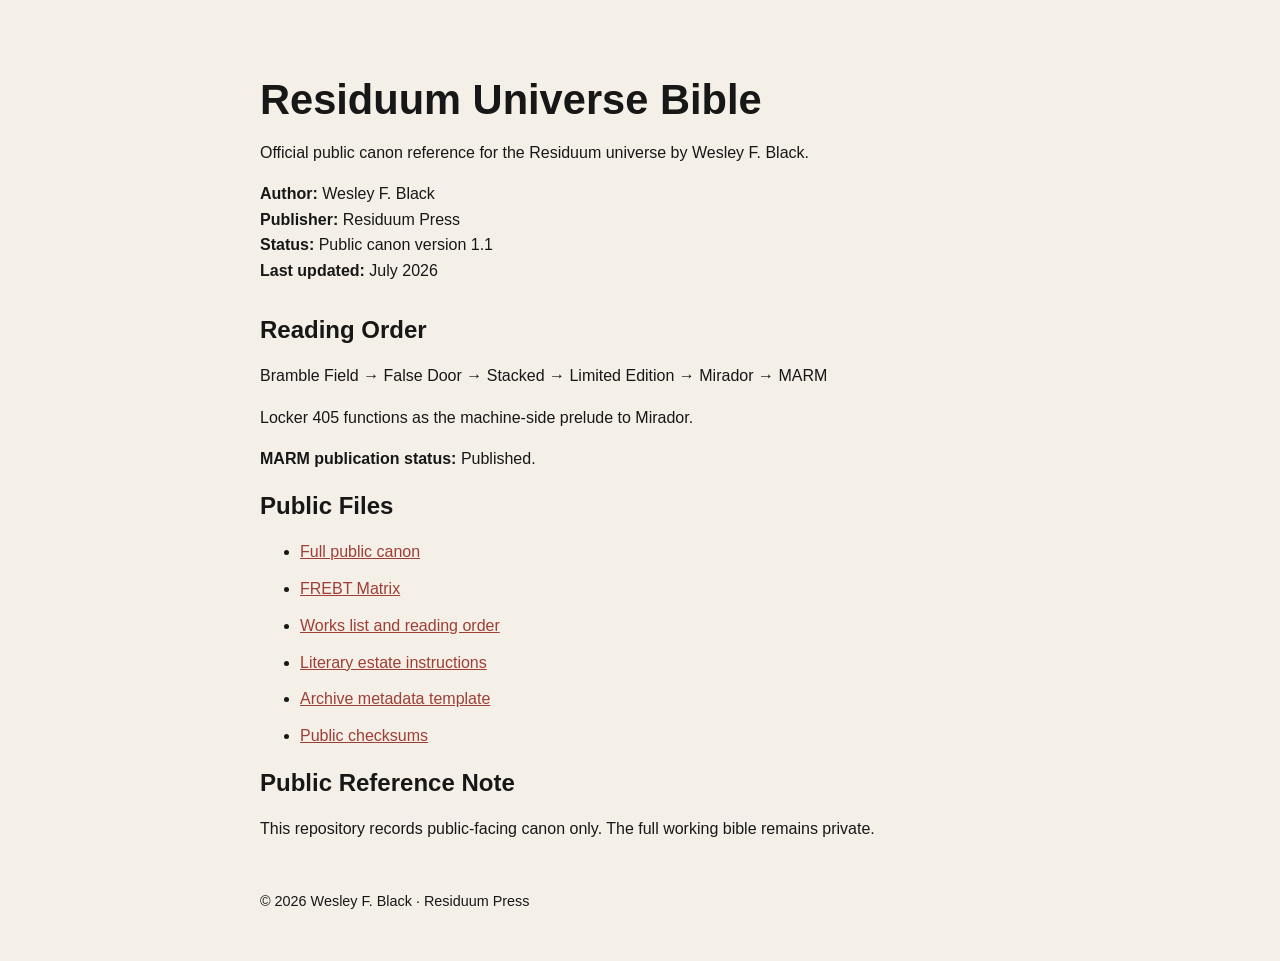
<file: index.html>
<!doctype html>
<html lang="en">
<head>
  <meta charset="utf-8">
  <meta name="viewport" content="width=device-width, initial-scale=1">
  <title>Residuum Universe Bible</title>
  <style>
    body {
      max-width: 760px;
      margin: 0 auto;
      padding: 48px 24px;
      font-family: Arial, sans-serif;
      line-height: 1.6;
      color: #171717;
      background: #f4f0e8;
    }
    h1, h2 { line-height: 1.15; }
    h1 { font-size: 2.6rem; margin-bottom: 0.3rem; }
    .meta { margin-bottom: 2rem; }
    a { color: #9f3e36; }
    li { margin-bottom: 0.7rem; }
    footer { margin-top: 3rem; font-size: 0.9rem; }
  </style>
</head>
<body>
  <header>
    <h1>Residuum Universe Bible</h1>
    <p>Official public canon reference for the Residuum universe by Wesley F. Black.</p>
  </header>

  <section class="meta">
    <strong>Author:</strong> Wesley F. Black<br>
    <strong>Publisher:</strong> Residuum Press<br>
    <strong>Status:</strong> Public canon version 1.1<br>
    <strong>Last updated:</strong> July 2026
  </section>

  <main>
    <h2>Reading Order</h2>
    <p>Bramble Field → False Door → Stacked → Limited Edition → Mirador → MARM</p>
    <p>Locker 405 functions as the machine-side prelude to Mirador.</p>
    <p><strong>MARM publication status:</strong> Published.</p>

    <h2>Public Files</h2>
    <ul>
      <li><a href="Residuum_Universe_Bible_Public_Canon_v1.md">Full public canon</a></li>
      <li><a href="FREBT_Matrix.md">FREBT Matrix</a></li>
      <li><a href="Works_List.md">Works list and reading order</a></li>
      <li><a href="READ_ME_FIRST_Literary_Estate_Instructions.txt">Literary estate instructions</a></li>
      <li><a href="ARCHIVE_METADATA_TEMPLATE.txt">Archive metadata template</a></li>
      <li><a href="SHA256SUMS_PUBLIC.txt">Public checksums</a></li>
    </ul>

    <h2>Public Reference Note</h2>
    <p>This repository records public-facing canon only. The full working bible remains private.</p>
  </main>

  <footer>
    © 2026 Wesley F. Black · Residuum Press
  </footer>
</body>
</html>
</file>
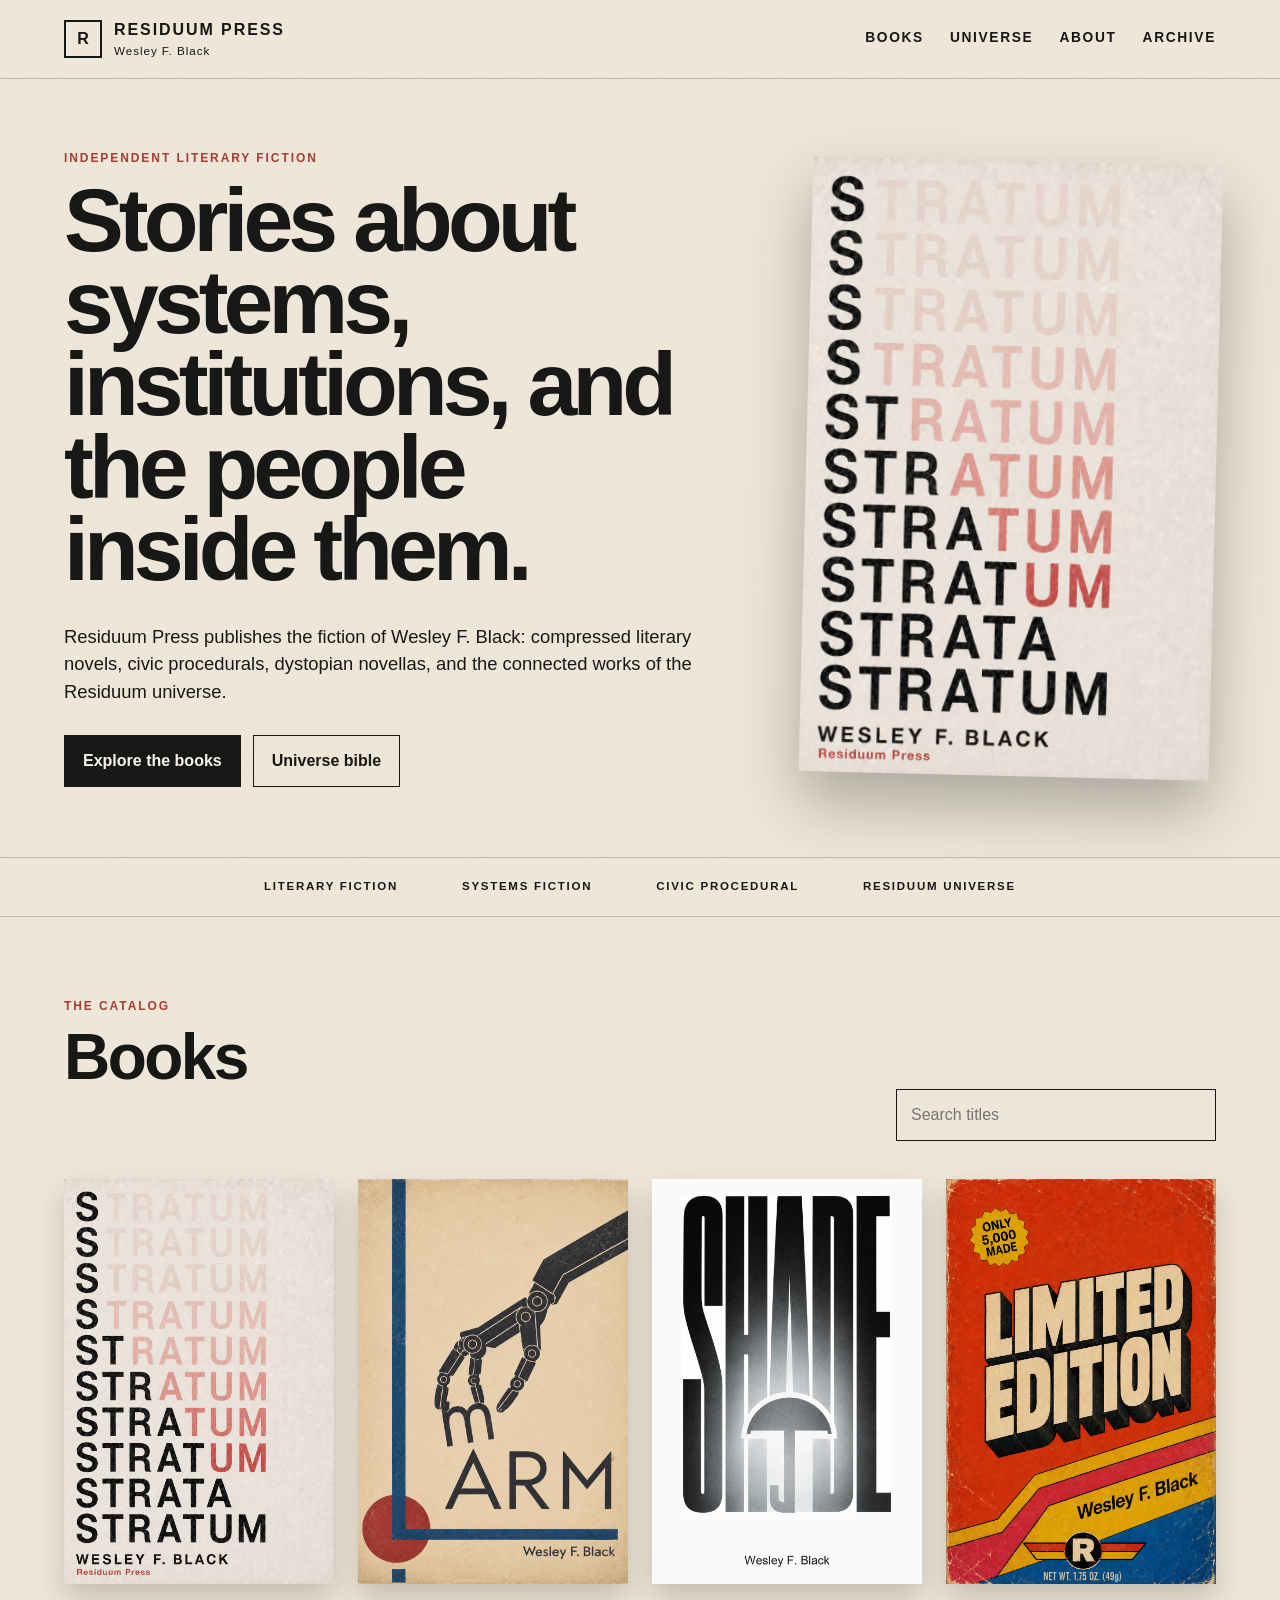
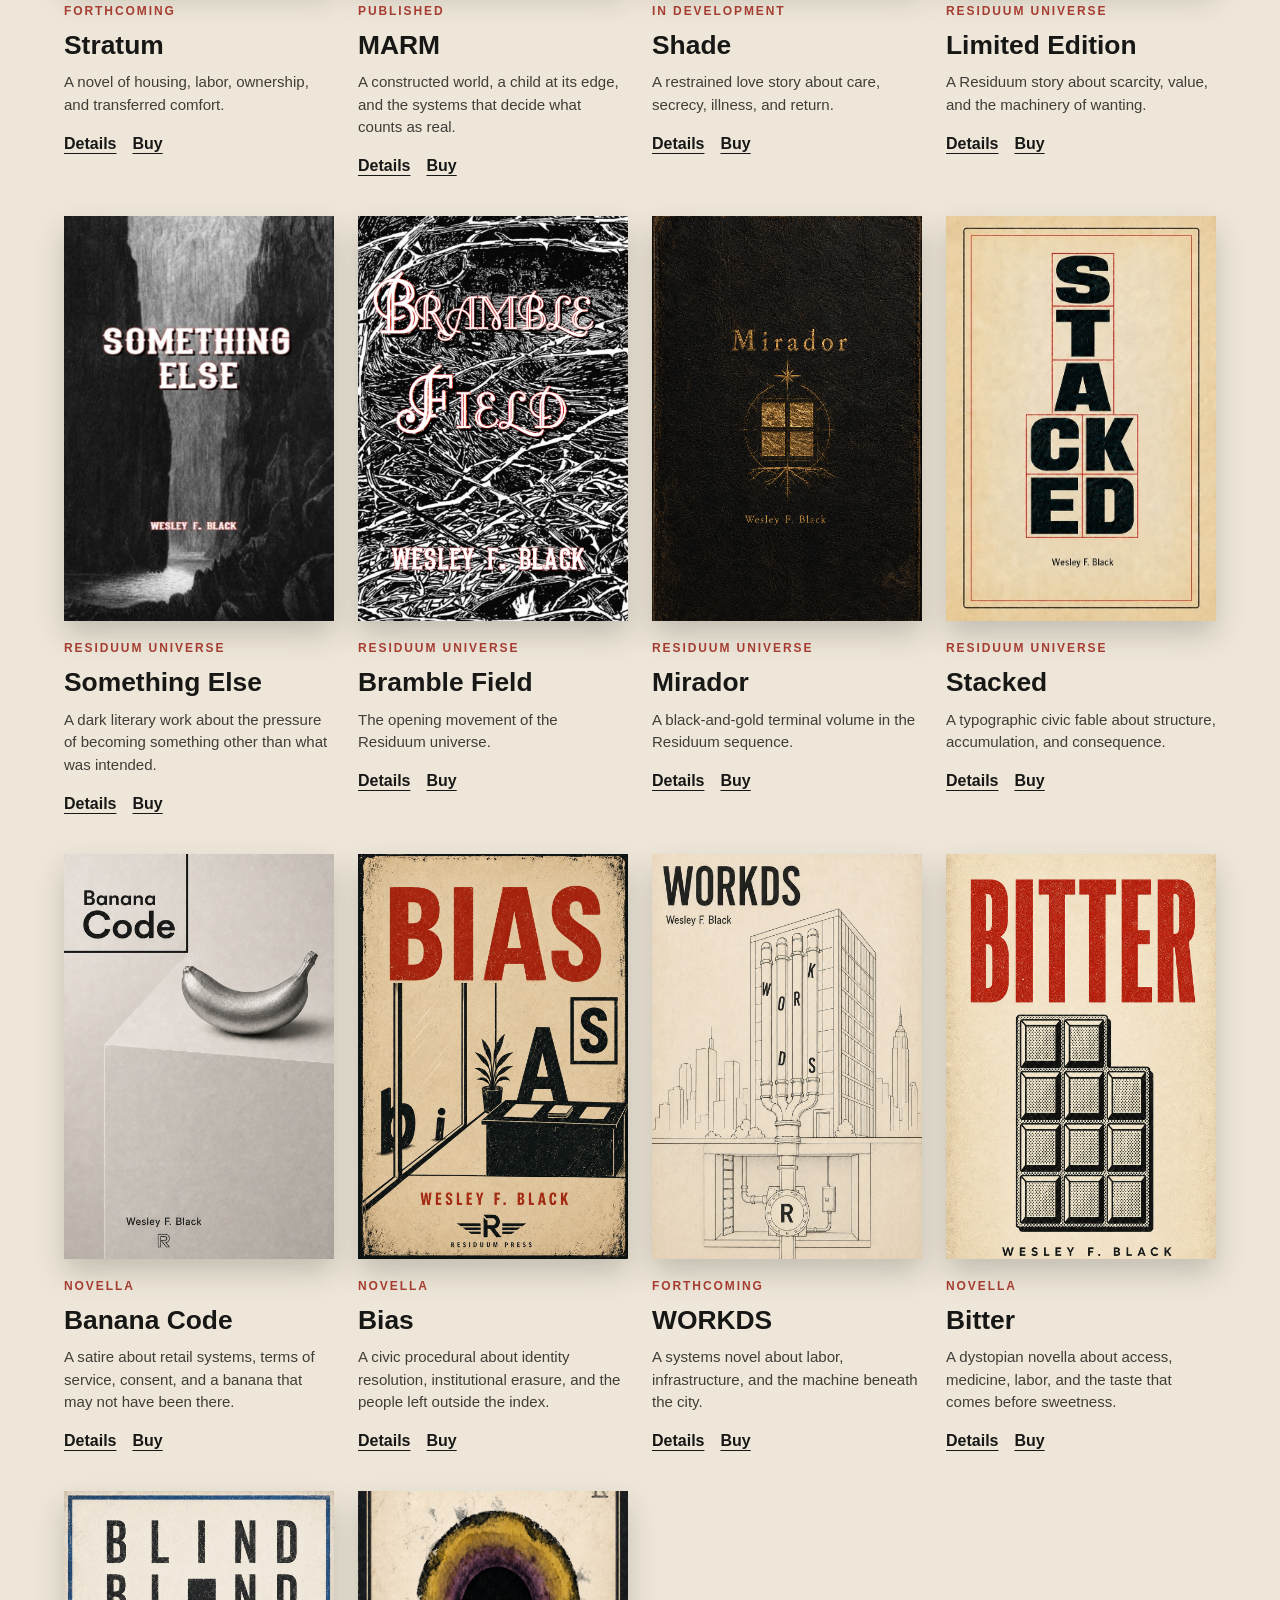
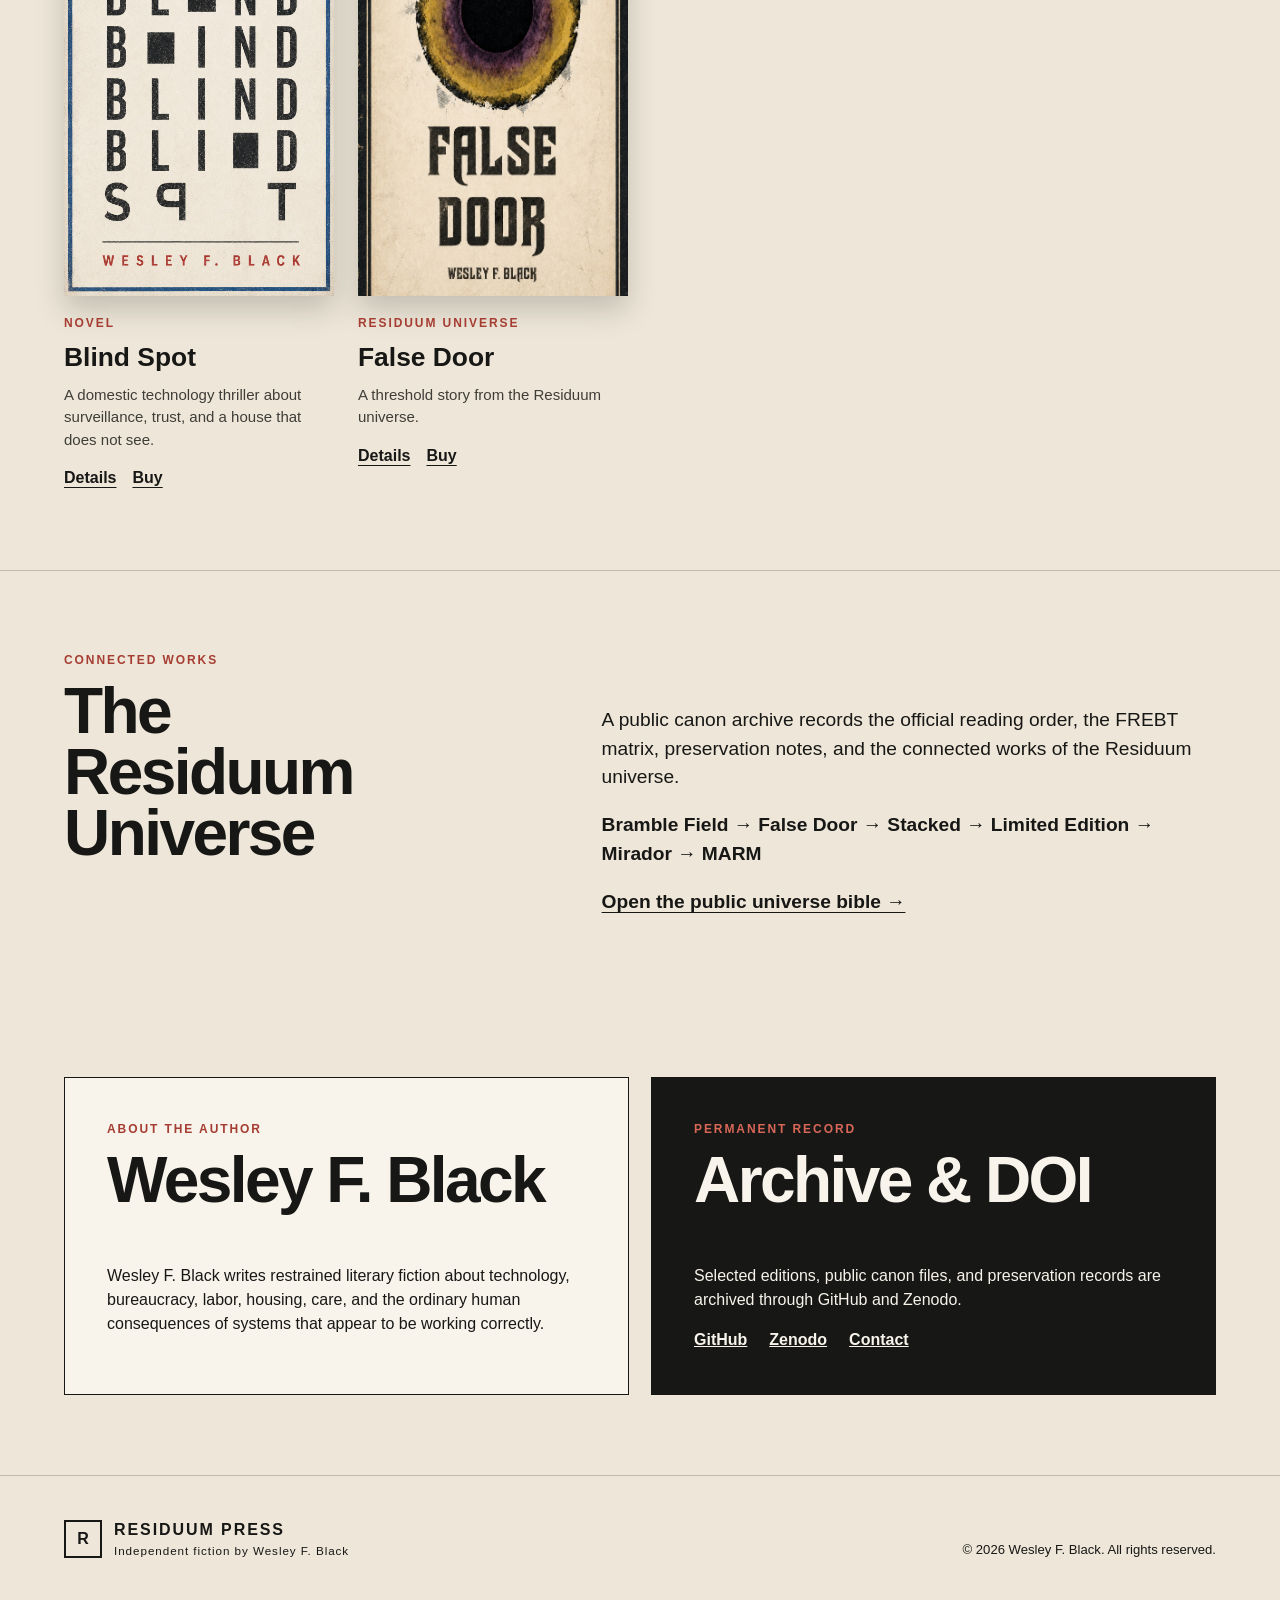
<file: residuum_press_website/index.html>
<!doctype html>
<html lang="en">
<head>
  <meta charset="utf-8">
  <meta name="viewport" content="width=device-width, initial-scale=1">
  <meta name="description" content="Residuum Press — fiction by Wesley F. Black.">
  <title>Residuum Press | Wesley F. Black</title>
  <link rel="stylesheet" href="styles.css">
</head>
<body>
  <header class="site-header">
    <a class="brand" href="#top" aria-label="Residuum Press home">
      <span class="brand-mark">R</span>
      <span><strong>Residuum Press</strong><small>Wesley F. Black</small></span>
    </a>
    <button class="menu-button" aria-expanded="false" aria-controls="site-nav">Menu</button>
    <nav id="site-nav">
      <a href="#books">Books</a>
      <a href="#universe">Universe</a>
      <a href="#about">About</a>
      <a href="#archive">Archive</a>
    </nav>
  </header>

  <main id="top">
    <section class="hero">
      <div class="hero-copy">
        <p class="kicker">Independent literary fiction</p>
        <h1>Stories about systems,<br>institutions, and the people inside them.</h1>
        <p class="hero-text">Residuum Press publishes the fiction of Wesley F. Black: compressed literary novels, civic procedurals, dystopian novellas, and the connected works of the Residuum universe.</p>
        <div class="hero-actions">
          <a class="button primary" href="#books">Explore the books</a>
          <a class="button secondary" href="https://wesleyfblack.github.io/residuum-universe-bible/">Universe bible</a>
        </div>
      </div>
      <div class="hero-cover">
        <img src="assets/covers/stratum.png" alt="Stratum by Wesley F. Black">
      </div>
    </section>

    <section class="section intro-strip">
      <p>Literary fiction</p><p>Systems fiction</p><p>Civic procedural</p><p>Residuum universe</p>
    </section>

    <section id="books" class="section books-section">
      <div class="section-heading">
        <div>
          <p class="kicker">The catalog</p>
          <h2>Books</h2>
        </div>
        <label class="search">
          <span class="sr-only">Search books</span>
          <input id="book-search" type="search" placeholder="Search titles">
        </label>
      </div>
      <div class="book-grid">
        
      <article class="book-card" data-title="stratum" data-label="forthcoming">
        <div class="cover-wrap">
          <img src="assets/covers/stratum.png" alt="Stratum by Wesley F. Black" loading="lazy">
        </div>
        <div class="book-copy">
          <p class="eyebrow">Forthcoming</p>
          <h3>Stratum</h3>
          <p>A novel of housing, labor, ownership, and transferred comfort.</p>
          <div class="book-links">
            <a href="#" aria-label="Read more about Stratum">Details</a>
            <a href="#" aria-label="Buy Stratum">Buy</a>
          </div>
        </div>
      </article>
    
      <article class="book-card" data-title="marm" data-label="published">
        <div class="cover-wrap">
          <img src="assets/covers/marm.png" alt="MARM by Wesley F. Black" loading="lazy">
        </div>
        <div class="book-copy">
          <p class="eyebrow">Published</p>
          <h3>MARM</h3>
          <p>A constructed world, a child at its edge, and the systems that decide what counts as real.</p>
          <div class="book-links">
            <a href="#" aria-label="Read more about MARM">Details</a>
            <a href="#" aria-label="Buy MARM">Buy</a>
          </div>
        </div>
      </article>
    
      <article class="book-card" data-title="shade" data-label="in development">
        <div class="cover-wrap">
          <img src="assets/covers/shade.jpg" alt="Shade by Wesley F. Black" loading="lazy">
        </div>
        <div class="book-copy">
          <p class="eyebrow">In development</p>
          <h3>Shade</h3>
          <p>A restrained love story about care, secrecy, illness, and return.</p>
          <div class="book-links">
            <a href="#" aria-label="Read more about Shade">Details</a>
            <a href="#" aria-label="Buy Shade">Buy</a>
          </div>
        </div>
      </article>
    
      <article class="book-card" data-title="limited edition" data-label="residuum universe">
        <div class="cover-wrap">
          <img src="assets/covers/limited-edition.jpg" alt="Limited Edition by Wesley F. Black" loading="lazy">
        </div>
        <div class="book-copy">
          <p class="eyebrow">Residuum Universe</p>
          <h3>Limited Edition</h3>
          <p>A Residuum story about scarcity, value, and the machinery of wanting.</p>
          <div class="book-links">
            <a href="#" aria-label="Read more about Limited Edition">Details</a>
            <a href="#" aria-label="Buy Limited Edition">Buy</a>
          </div>
        </div>
      </article>
    
      <article class="book-card" data-title="something else" data-label="residuum universe">
        <div class="cover-wrap">
          <img src="assets/covers/something-else.jpg" alt="Something Else by Wesley F. Black" loading="lazy">
        </div>
        <div class="book-copy">
          <p class="eyebrow">Residuum Universe</p>
          <h3>Something Else</h3>
          <p>A dark literary work about the pressure of becoming something other than what was intended.</p>
          <div class="book-links">
            <a href="#" aria-label="Read more about Something Else">Details</a>
            <a href="#" aria-label="Buy Something Else">Buy</a>
          </div>
        </div>
      </article>
    
      <article class="book-card" data-title="bramble field" data-label="residuum universe">
        <div class="cover-wrap">
          <img src="assets/covers/bramble-field.jpg" alt="Bramble Field by Wesley F. Black" loading="lazy">
        </div>
        <div class="book-copy">
          <p class="eyebrow">Residuum Universe</p>
          <h3>Bramble Field</h3>
          <p>The opening movement of the Residuum universe.</p>
          <div class="book-links">
            <a href="#" aria-label="Read more about Bramble Field">Details</a>
            <a href="#" aria-label="Buy Bramble Field">Buy</a>
          </div>
        </div>
      </article>
    
      <article class="book-card" data-title="mirador" data-label="residuum universe">
        <div class="cover-wrap">
          <img src="assets/covers/mirador.png" alt="Mirador by Wesley F. Black" loading="lazy">
        </div>
        <div class="book-copy">
          <p class="eyebrow">Residuum Universe</p>
          <h3>Mirador</h3>
          <p>A black-and-gold terminal volume in the Residuum sequence.</p>
          <div class="book-links">
            <a href="#" aria-label="Read more about Mirador">Details</a>
            <a href="#" aria-label="Buy Mirador">Buy</a>
          </div>
        </div>
      </article>
    
      <article class="book-card" data-title="stacked" data-label="residuum universe">
        <div class="cover-wrap">
          <img src="assets/covers/stacked.jpg" alt="Stacked by Wesley F. Black" loading="lazy">
        </div>
        <div class="book-copy">
          <p class="eyebrow">Residuum Universe</p>
          <h3>Stacked</h3>
          <p>A typographic civic fable about structure, accumulation, and consequence.</p>
          <div class="book-links">
            <a href="#" aria-label="Read more about Stacked">Details</a>
            <a href="#" aria-label="Buy Stacked">Buy</a>
          </div>
        </div>
      </article>
    
      <article class="book-card" data-title="banana code" data-label="novella">
        <div class="cover-wrap">
          <img src="assets/covers/banana-code.jpg" alt="Banana Code by Wesley F. Black" loading="lazy">
        </div>
        <div class="book-copy">
          <p class="eyebrow">Novella</p>
          <h3>Banana Code</h3>
          <p>A satire about retail systems, terms of service, consent, and a banana that may not have been there.</p>
          <div class="book-links">
            <a href="#" aria-label="Read more about Banana Code">Details</a>
            <a href="#" aria-label="Buy Banana Code">Buy</a>
          </div>
        </div>
      </article>
    
      <article class="book-card" data-title="bias" data-label="novella">
        <div class="cover-wrap">
          <img src="assets/covers/bias.png" alt="Bias by Wesley F. Black" loading="lazy">
        </div>
        <div class="book-copy">
          <p class="eyebrow">Novella</p>
          <h3>Bias</h3>
          <p>A civic procedural about identity resolution, institutional erasure, and the people left outside the index.</p>
          <div class="book-links">
            <a href="#" aria-label="Read more about Bias">Details</a>
            <a href="#" aria-label="Buy Bias">Buy</a>
          </div>
        </div>
      </article>
    
      <article class="book-card" data-title="workds" data-label="forthcoming">
        <div class="cover-wrap">
          <img src="assets/covers/workds.jpeg" alt="WORKDS by Wesley F. Black" loading="lazy">
        </div>
        <div class="book-copy">
          <p class="eyebrow">Forthcoming</p>
          <h3>WORKDS</h3>
          <p>A systems novel about labor, infrastructure, and the machine beneath the city.</p>
          <div class="book-links">
            <a href="#" aria-label="Read more about WORKDS">Details</a>
            <a href="#" aria-label="Buy WORKDS">Buy</a>
          </div>
        </div>
      </article>
    
      <article class="book-card" data-title="bitter" data-label="novella">
        <div class="cover-wrap">
          <img src="assets/covers/bitter.png" alt="Bitter by Wesley F. Black" loading="lazy">
        </div>
        <div class="book-copy">
          <p class="eyebrow">Novella</p>
          <h3>Bitter</h3>
          <p>A dystopian novella about access, medicine, labor, and the taste that comes before sweetness.</p>
          <div class="book-links">
            <a href="#" aria-label="Read more about Bitter">Details</a>
            <a href="#" aria-label="Buy Bitter">Buy</a>
          </div>
        </div>
      </article>
    
      <article class="book-card" data-title="blind spot" data-label="novel">
        <div class="cover-wrap">
          <img src="assets/covers/blind-spot.jpeg" alt="Blind Spot by Wesley F. Black" loading="lazy">
        </div>
        <div class="book-copy">
          <p class="eyebrow">Novel</p>
          <h3>Blind Spot</h3>
          <p>A domestic technology thriller about surveillance, trust, and a house that does not see.</p>
          <div class="book-links">
            <a href="#" aria-label="Read more about Blind Spot">Details</a>
            <a href="#" aria-label="Buy Blind Spot">Buy</a>
          </div>
        </div>
      </article>
    
      <article class="book-card" data-title="false door" data-label="residuum universe">
        <div class="cover-wrap">
          <img src="assets/covers/false-door.jpg" alt="False Door by Wesley F. Black" loading="lazy">
        </div>
        <div class="book-copy">
          <p class="eyebrow">Residuum Universe</p>
          <h3>False Door</h3>
          <p>A threshold story from the Residuum universe.</p>
          <div class="book-links">
            <a href="#" aria-label="Read more about False Door">Details</a>
            <a href="#" aria-label="Buy False Door">Buy</a>
          </div>
        </div>
      </article>
    
      </div>
    </section>

    <section id="universe" class="section universe">
      <div>
        <p class="kicker">Connected works</p>
        <h2>The Residuum Universe</h2>
      </div>
      <div class="universe-copy">
        <p>A public canon archive records the official reading order, the FREBT matrix, preservation notes, and the connected works of the Residuum universe.</p>
        <p class="reading-order">Bramble Field → False Door → Stacked → Limited Edition → Mirador → MARM</p>
        <a class="text-link" href="https://wesleyfblack.github.io/residuum-universe-bible/">Open the public universe bible →</a>
      </div>
    </section>

    <section id="about" class="section about">
      <div class="about-card">
        <p class="kicker">About the author</p>
        <h2>Wesley F. Black</h2>
        <p>Wesley F. Black writes restrained literary fiction about technology, bureaucracy, labor, housing, care, and the ordinary human consequences of systems that appear to be working correctly.</p>
      </div>
      <div id="archive" class="about-card dark">
        <p class="kicker">Permanent record</p>
        <h2>Archive & DOI</h2>
        <p>Selected editions, public canon files, and preservation records are archived through GitHub and Zenodo.</p>
        <div class="stacked-links">
          <a href="https://github.com/WesleyFBlack">GitHub</a>
          <a href="#">Zenodo</a>
          <a href="mailto:contact@example.com">Contact</a>
        </div>
      </div>
    </section>
  </main>

  <footer>
    <div class="brand footer-brand">
      <span class="brand-mark">R</span>
      <span><strong>Residuum Press</strong><small>Independent fiction by Wesley F. Black</small></span>
    </div>
    <p>© 2026 Wesley F. Black. All rights reserved.</p>
  </footer>

  <script src="script.js"></script>
</body>
</html>
</file>
<file: residuum_press_website/styles.css>
:root{
  --paper:#eee7d9;
  --paper-2:#f8f4eb;
  --ink:#171716;
  --red:#a63d32;
  --blue:#264e69;
  --line:rgba(23,23,22,.22);
  --max:1320px;
}
*{box-sizing:border-box}
html{scroll-behavior:smooth}
body{margin:0;background:var(--paper);color:var(--ink);font-family:Arial,Helvetica,sans-serif;line-height:1.5}
body:before{content:"";position:fixed;inset:0;pointer-events:none;opacity:.13;background-image:url("data:image/svg+xml,%3Csvg xmlns='http://www.w3.org/2000/svg' width='120' height='120' viewBox='0 0 120 120'%3E%3Cfilter id='n'%3E%3CfeTurbulence type='fractalNoise' baseFrequency='.72' numOctaves='2' stitchTiles='stitch'/%3E%3C/filter%3E%3Crect width='100%25' height='100%25' filter='url(%23n)' opacity='.14'/%3E%3C/svg%3E")}
a{color:inherit}
img{display:block;max-width:100%}
.site-header{position:sticky;top:0;z-index:20;display:flex;align-items:center;justify-content:space-between;padding:18px clamp(22px,5vw,72px);background:rgba(238,231,217,.94);backdrop-filter:blur(14px);border-bottom:1px solid var(--line)}
.brand{display:flex;align-items:center;gap:12px;text-decoration:none}
.brand-mark{display:grid;place-items:center;width:38px;height:38px;border:2px solid var(--ink);font-weight:900}
.brand strong,.brand small{display:block}.brand strong{text-transform:uppercase;letter-spacing:.12em}.brand small{font-size:.73rem;letter-spacing:.08em}
nav{display:flex;gap:26px}nav a{text-decoration:none;font-size:.86rem;font-weight:700;text-transform:uppercase;letter-spacing:.12em}
.menu-button{display:none;background:none;border:1px solid var(--ink);padding:8px 12px}
.hero{max-width:var(--max);margin:auto;min-height:84vh;padding:70px clamp(22px,5vw,72px);display:grid;grid-template-columns:1.08fr .72fr;gap:8vw;align-items:center}
.kicker,.eyebrow{text-transform:uppercase;letter-spacing:.16em;font-size:.75rem;font-weight:800;color:var(--red)}
h1,h2,h3,p{margin-top:0}
h1{font-size:clamp(3rem,7vw,7rem);line-height:.92;letter-spacing:-.055em;margin-bottom:32px;max-width:950px}
h2{font-size:clamp(2.5rem,5vw,5rem);line-height:.95;letter-spacing:-.04em}
h3{font-size:1.65rem;line-height:1.05;margin-bottom:12px}
.hero-text{font-size:1.15rem;max-width:720px}
.hero-actions{display:flex;gap:12px;flex-wrap:wrap;margin-top:30px}
.button{display:inline-block;padding:13px 18px;border:1px solid var(--ink);text-decoration:none;font-weight:800}
.button.primary{background:var(--ink);color:var(--paper-2)}.button.secondary:hover{background:var(--ink);color:white}
.hero-cover{max-width:410px;justify-self:end;transform:rotate(1.4deg);box-shadow:0 30px 60px rgba(0,0,0,.28)}
.section{max-width:var(--max);margin:auto;padding:80px clamp(22px,5vw,72px)}
.intro-strip{max-width:none;border-top:1px solid var(--line);border-bottom:1px solid var(--line);display:flex;justify-content:center;gap:5vw;padding-block:20px;overflow:auto}
.intro-strip p{margin:0;white-space:nowrap;text-transform:uppercase;font-size:.72rem;font-weight:800;letter-spacing:.15em}
.section-heading{display:flex;align-items:end;justify-content:space-between;gap:30px;margin-bottom:38px}
.search input{width:min(320px,60vw);padding:13px 14px;background:transparent;border:1px solid var(--ink);font:inherit}
.book-grid{display:grid;grid-template-columns:repeat(4,minmax(0,1fr));gap:38px 24px}
.book-card{display:flex;flex-direction:column}
.cover-wrap{aspect-ratio:2/3;background:#d8d0c1;overflow:hidden;box-shadow:0 14px 28px rgba(0,0,0,.18)}
.cover-wrap img{width:100%;height:100%;object-fit:cover;transition:transform .35s ease}
.book-card:hover img{transform:scale(1.025)}
.book-copy{padding-top:18px}.book-copy p:not(.eyebrow){font-size:.94rem;color:#3f3d38}
.book-links{display:flex;gap:16px;margin-top:auto}.book-links a,.text-link{font-weight:800;text-underline-offset:4px}
.universe{display:grid;grid-template-columns:.8fr 1.2fr;gap:10vw;border-top:1px solid var(--line)}
.universe-copy{font-size:1.2rem;align-self:end}.reading-order{font-weight:900}
.about{display:grid;grid-template-columns:1fr 1fr;gap:22px}
.about-card{padding:42px;border:1px solid var(--ink);background:var(--paper-2)}
.about-card.dark{background:var(--ink);color:var(--paper-2)}.about-card.dark .kicker{color:#d96757}
.stacked-links{display:flex;gap:22px;flex-wrap:wrap}.stacked-links a{font-weight:800}
footer{max-width:var(--max);margin:auto;padding:42px clamp(22px,5vw,72px);border-top:1px solid var(--line);display:flex;justify-content:space-between;align-items:end;gap:20px}
footer p{margin:0;font-size:.82rem}
.sr-only{position:absolute;width:1px;height:1px;padding:0;margin:-1px;overflow:hidden;clip:rect(0,0,0,0);white-space:nowrap;border:0}
.hidden{display:none!important}
@media(max-width:980px){
  .hero{grid-template-columns:1fr;min-height:auto}.hero-cover{justify-self:start;max-width:340px}
  .book-grid{grid-template-columns:repeat(3,1fr)}
}
@media(max-width:720px){
  .menu-button{display:block}.site-header nav{display:none;position:absolute;top:75px;left:0;right:0;background:var(--paper-2);padding:24px;flex-direction:column;border-bottom:1px solid var(--ink)}.site-header nav.open{display:flex}
  .book-grid{grid-template-columns:repeat(2,1fr);gap:30px 14px}.section-heading{align-items:start;flex-direction:column}
  .universe,.about{grid-template-columns:1fr}.hero{padding-top:45px}.intro-strip{justify-content:flex-start}
  footer{align-items:start;flex-direction:column}
}
@media(max-width:430px){
  .book-grid{grid-template-columns:1fr 1fr}.book-copy p:not(.eyebrow){display:none}.book-links{font-size:.86rem}
}
</file>
